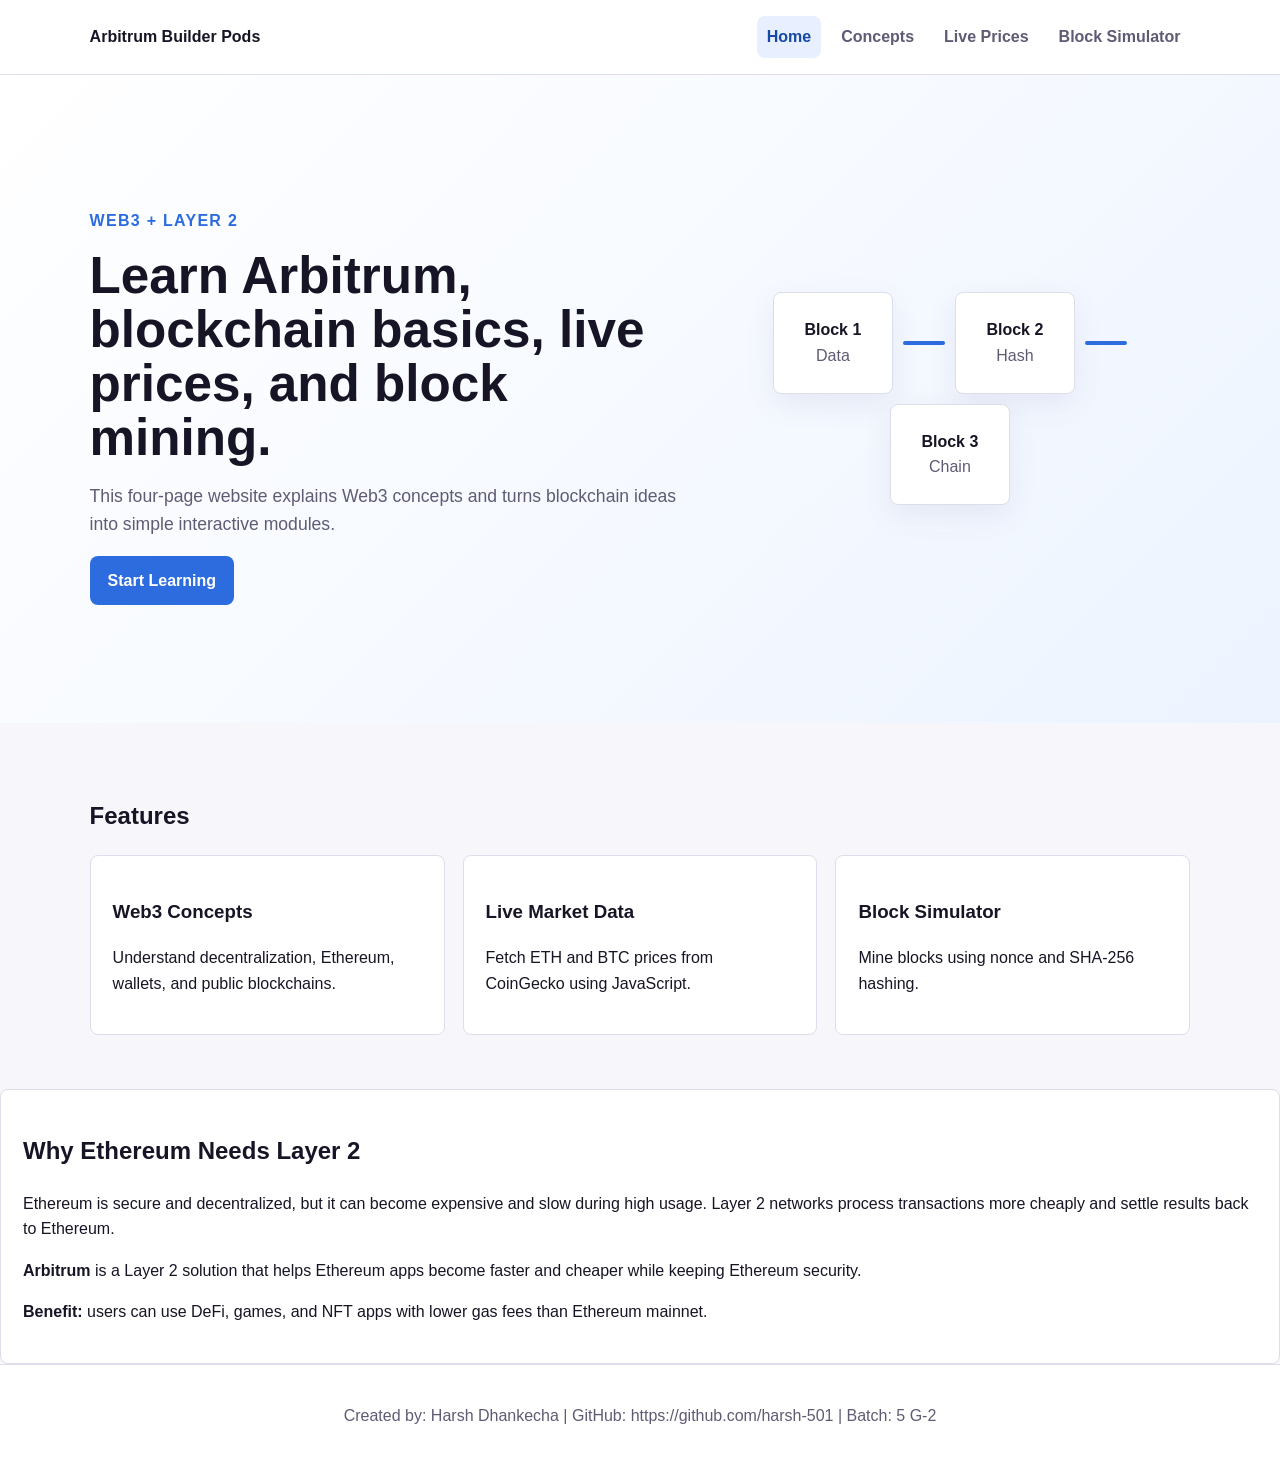
<file: index.html>
<!DOCTYPE html>
<html lang="en">
<head>
    <meta charset="UTF-8">
    <meta name="viewport" content="width=device-width, initial-scale=1.0">
    <title>Arbitrum Builder Pods</title>
    <link rel="stylesheet" href="style.css">
</head>
<body>
    <header class="site-header">
        <a class="logo" href="index.html">Arbitrum Builder Pods</a>

        <nav>
            <a class="active" href="index.html">Home</a>
            <a href="concepts.html">Concepts</a>
            <a href="prices.html">Live Prices</a>
            <a href="simulator.html">Block Simulator</a>
        </nav>
    </header>

    <main>
        <section class="hero">
            <div>
                <p class="eyebrow">Web3 + Layer 2</p>
                <h1>Learn Arbitrum, blockchain basics, live prices, and block mining.</h1>
                <p class="hero-text">
                    This four-page website explains Web3 concepts and turns blockchain ideas
                    into simple interactive modules.
                </p>
                <a class="button" href="concepts.html">Start Learning</a>
            </div>

            <div class="chain-visual">
                <div class="block-card">
                    Block 1<br>
                    <span>Data</span>
                </div>
                <div class="link-line"></div>
                <div class="block-card">
                    Block 2<br>
                    <span>Hash</span>
                </div>
                <div class="link-line"></div>
                <div class="block-card">
                    Block 3<br>
                    <span>Chain</span>
                </div>
            </div>
        </section>

        <section class="section">
            <h2>Features</h2>

            <div class="grid three">
                <article class="info-card">
                    <h3>Web3 Concepts</h3>
                    <p>Understand decentralization, Ethereum, wallets, and public blockchains.</p>
                </article>

                <article class="info-card">
                    <h3>Live Market Data</h3>
                    <p>Fetch ETH and BTC prices from CoinGecko using JavaScript.</p>
                </article>

                <article class="info-card">
                    <h3>Block Simulator</h3>
                    <p>Mine blocks using nonce and SHA-256 hashing.</p>
                </article>
            </div>
        </section>

        <section class="section highlight">
            <h2>Why Ethereum Needs Layer 2</h2>
            <p>
                Ethereum is secure and decentralized, but it can become expensive and slow
                during high usage. Layer 2 networks process transactions more cheaply and
                settle results back to Ethereum.
            </p>
            <p>
                <strong>Arbitrum</strong> is a Layer 2 solution that helps Ethereum apps
                become faster and cheaper while keeping Ethereum security.
            </p>
            <p>
                <strong>Benefit:</strong> users can use DeFi, games, and NFT apps with lower
                gas fees than Ethereum mainnet.
            </p>
        </section>
    </main>

    <footer>
        <p>Created by: Harsh Dhankecha | GitHub: https://github.com/harsh-501 | Batch: 5 G-2</p>
    </footer>
</body>
</html>
</file>
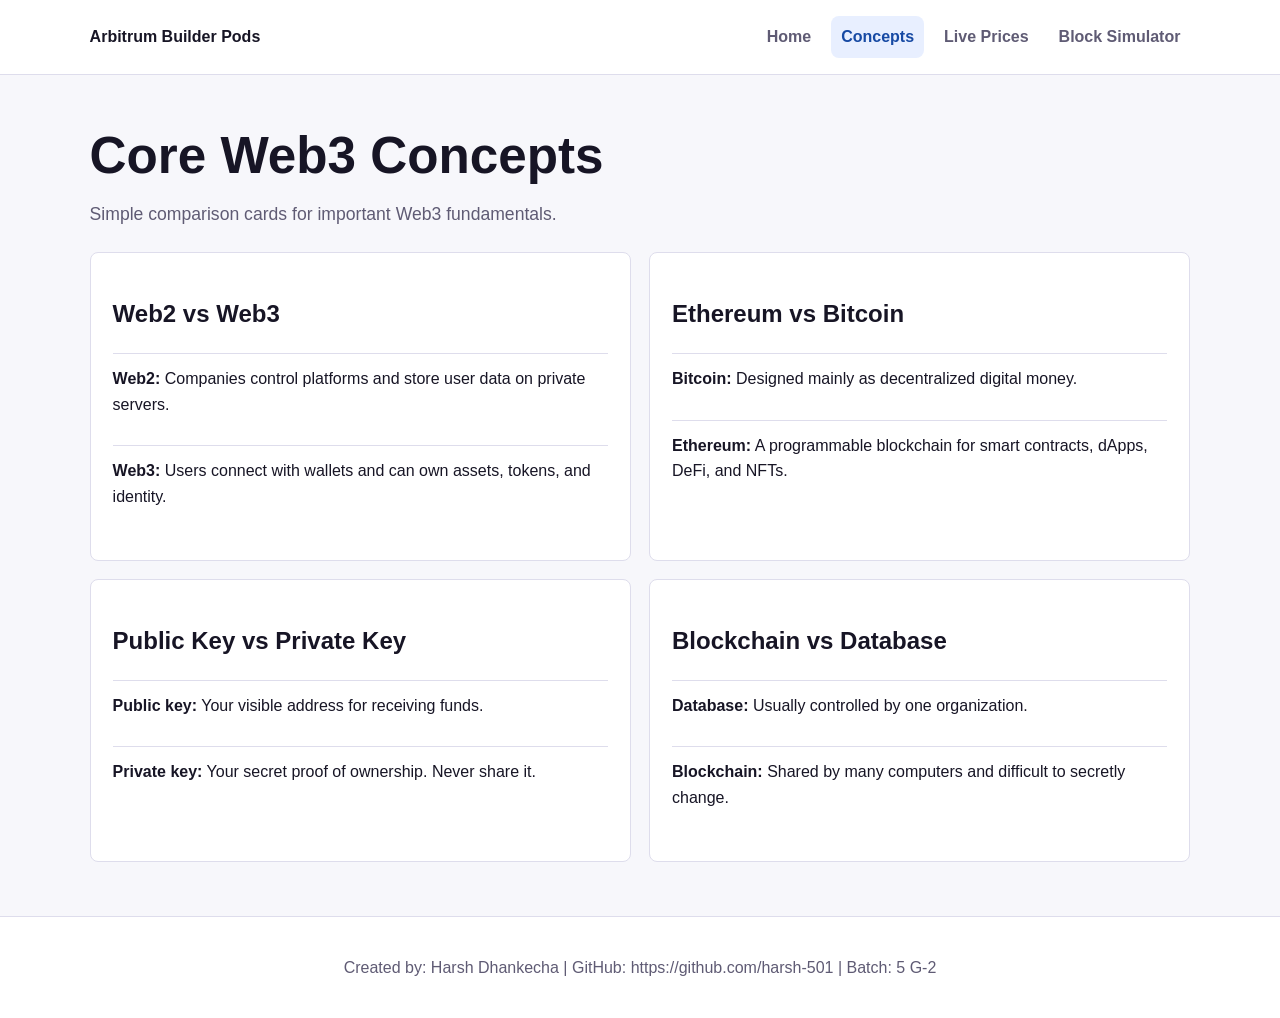
<file: concepts.html>
<!DOCTYPE html>
<html lang="en">
<head>
    <meta charset="UTF-8">
    <meta name="viewport" content="width=device-width, initial-scale=1.0">
    <title>Concepts</title>
    <link rel="stylesheet" href="style.css">
</head>
<body>
    <header class="site-header">
        <a class="logo" href="index.html">Arbitrum Builder Pods</a>

        <nav>
            <a href="index.html">Home</a>
            <a class="active" href="concepts.html">Concepts</a>
            <a href="prices.html">Live Prices</a>
            <a href="simulator.html">Block Simulator</a>
        </nav>
    </header>

    <main class="section">
        <h1>Core Web3 Concepts</h1>
        <p class="lead">Simple comparison cards for important Web3 fundamentals.</p>

        <div class="concept-grid">
            <article class="compare-card">
                <h2>Web2 vs Web3</h2>
                <p>
                    <strong>Web2:</strong> Companies control platforms and store user data
                    on private servers.
                </p>
                <p>
                    <strong>Web3:</strong> Users connect with wallets and can own assets,
                    tokens, and identity.
                </p>
            </article>

            <article class="compare-card">
                <h2>Ethereum vs Bitcoin</h2>
                <p>
                    <strong>Bitcoin:</strong> Designed mainly as decentralized digital money.
                </p>
                <p>
                    <strong>Ethereum:</strong> A programmable blockchain for smart contracts,
                    dApps, DeFi, and NFTs.
                </p>
            </article>

            <article class="compare-card">
                <h2>Public Key vs Private Key</h2>
                <p>
                    <strong>Public key:</strong> Your visible address for receiving funds.
                </p>
                <p>
                    <strong>Private key:</strong> Your secret proof of ownership. Never share it.
                </p>
            </article>

            <article class="compare-card">
                <h2>Blockchain vs Database</h2>
                <p>
                    <strong>Database:</strong> Usually controlled by one organization.
                </p>
                <p>
                    <strong>Blockchain:</strong> Shared by many computers and difficult to
                    secretly change.
                </p>
            </article>
        </div>
    </main>

    <footer>
        <p>Created by: Harsh Dhankecha | GitHub: https://github.com/harsh-501 | Batch: 5 G-2</p>
    </footer>
</body>
</html>
</file>
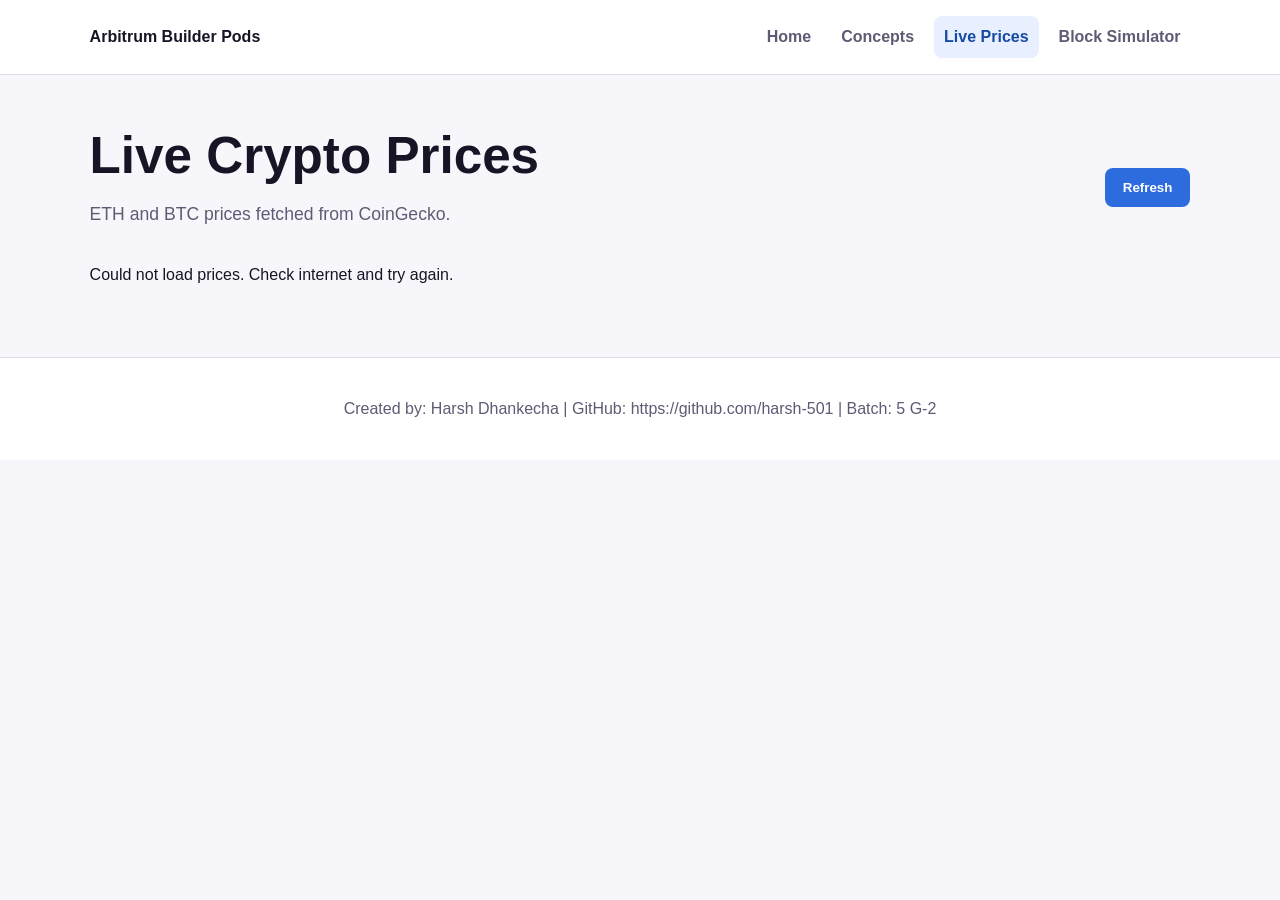
<file: prices.html>
<!DOCTYPE html>
<html lang="en">
<head>
    <meta charset="UTF-8">
    <meta name="viewport" content="width=device-width, initial-scale=1.0">
    <title>Live Prices</title>
    <link rel="stylesheet" href="style.css">
</head>
<body>
    <header class="site-header">
        <a class="logo" href="index.html">Arbitrum Builder Pods</a>

        <nav>
            <a href="index.html">Home</a>
            <a href="concepts.html">Concepts</a>
            <a class="active" href="prices.html">Live Prices</a>
            <a href="simulator.html">Block Simulator</a>
        </nav>
    </header>

    <main class="section">
        <div class="page-top">
            <div>
                <h1>Live Crypto Prices</h1>
                <p class="lead">ETH and BTC prices fetched from CoinGecko.</p>
            </div>
            <button class="button" id="refreshBtn">Refresh</button>
        </div>

        <p id="status">Loading prices...</p>
        <div id="priceGrid" class="grid two"></div>
    </main>

    <footer>
        <p>Created by: Harsh Dhankecha | GitHub: https://github.com/harsh-501 | Batch: 5 G-2</p>
    </footer>

    <script src="prices.js"></script>
</body>
</html>
</file>
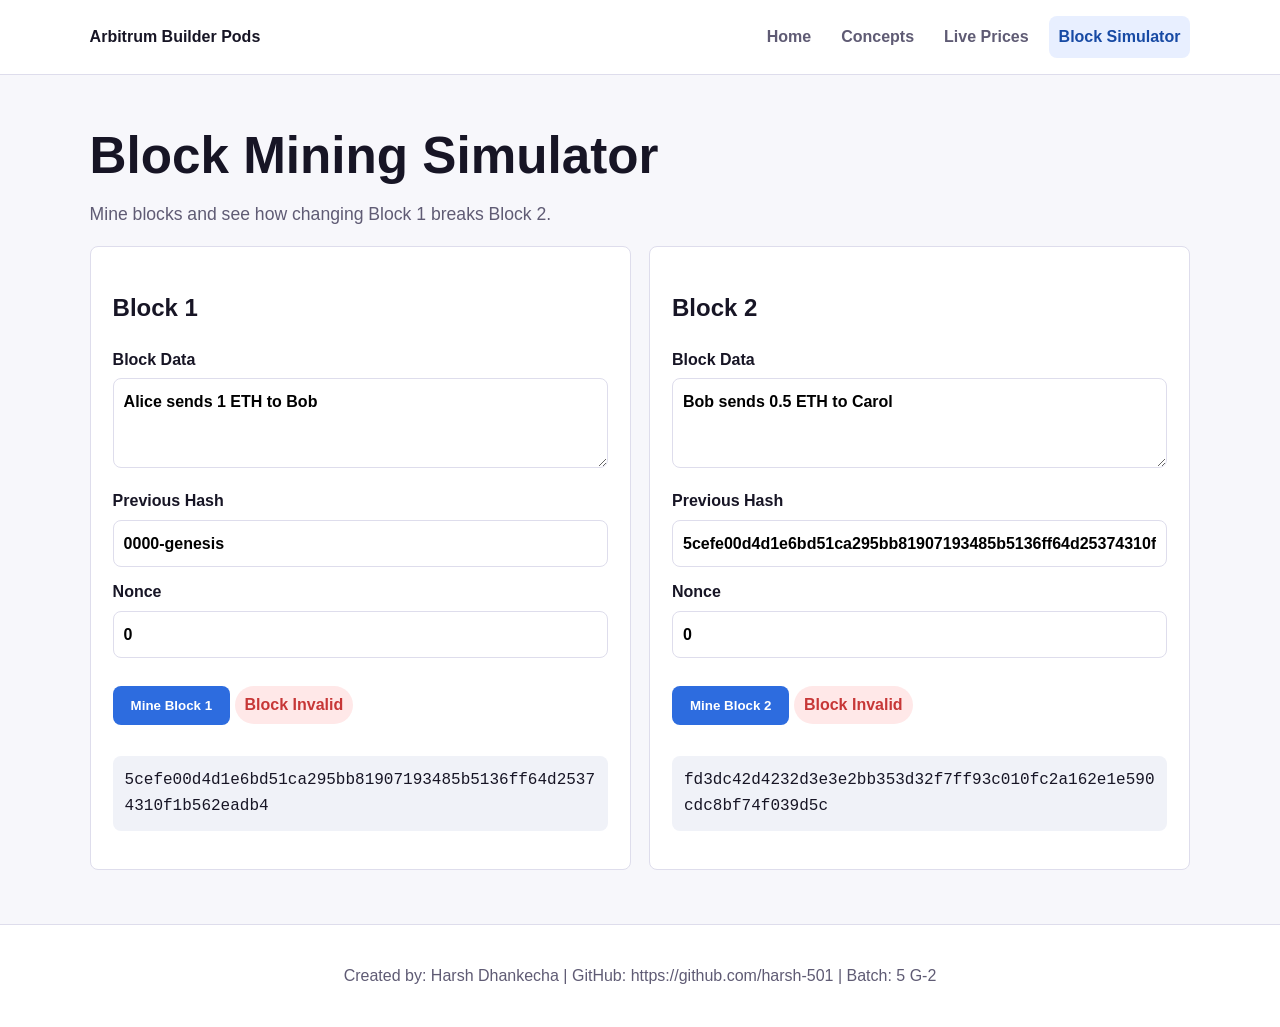
<file: simulator.html>
<!DOCTYPE html>
<html lang="en">
<head>
    <meta charset="UTF-8">
    <meta name="viewport" content="width=device-width, initial-scale=1.0">
    <title>Block Simulator</title>
    <link rel="stylesheet" href="style.css">
</head>
<body>
    <header class="site-header">
        <a class="logo" href="index.html">Arbitrum Builder Pods</a>

        <nav>
            <a href="index.html">Home</a>
            <a href="concepts.html">Concepts</a>
            <a href="prices.html">Live Prices</a>
            <a class="active" href="simulator.html">Block Simulator</a>
        </nav>
    </header>

    <main class="section">
        <h1>Block Mining Simulator</h1>
        <p class="lead">
            Mine blocks and see how changing Block 1 breaks Block 2.
        </p>

        <div class="grid two">
            <section class="miner-card">
                <h2>Block 1</h2>

                <label>
                    Block Data
                    <textarea id="data1">Alice sends 1 ETH to Bob</textarea>
                </label>

                <label>
                    Previous Hash
                    <input id="prev1" value="0000-genesis">
                </label>

                <label>
                    Nonce
                    <input id="nonce1" type="number" value="0">
                </label>

                <button class="button" id="mine1">Mine Block 1</button>
                <p id="valid1" class="status-badge invalid">Block Invalid</p>
                <p class="hash" id="hash1"></p>
            </section>

            <section class="miner-card">
                <h2>Block 2</h2>

                <label>
                    Block Data
                    <textarea id="data2">Bob sends 0.5 ETH to Carol</textarea>
                </label>

                <label>
                    Previous Hash
                    <input id="prev2" readonly>
                </label>

                <label>
                    Nonce
                    <input id="nonce2" type="number" value="0">
                </label>

                <button class="button" id="mine2">Mine Block 2</button>
                <p id="valid2" class="status-badge invalid">Block Invalid</p>
                <p class="hash" id="hash2"></p>
            </section>
        </div>
    </main>

    <footer>
        <p>Created by: Harsh Dhankecha | GitHub: https://github.com/harsh-501 | Batch: 5 G-2</p>
    </footer>

    <script src="simulator.js"></script>
</body>
</html>
</file>
<file: style.css>
:root {
    --bg: #f7f7fb;
    --text: #171525;
    --muted: #5f5b74;
    --primary: #2d6cdf;
    --primary-dark: #174aa4;
    --card: #ffffff;
    --border: #deddec;
    --good: #12805c;
    --bad: #c73737;
}

* {
    box-sizing: border-box;
}

body {
    margin: 0;
    font-family: Arial, sans-serif;
    background: var(--bg);
    color: var(--text);
    line-height: 1.6;
}

.site-header {
    position: sticky;
    top: 0;
    z-index: 10;
    display: flex;
    justify-content: space-between;
    align-items: center;
    gap: 20px;
    padding: 16px 7%;
    background: rgba(255, 255, 255, 0.95);
    border-bottom: 1px solid var(--border);
}

.logo {
    font-weight: 800;
    color: var(--text);
    text-decoration: none;
}

nav {
    display: flex;
    gap: 10px;
    flex-wrap: wrap;
}

nav a {
    color: var(--muted);
    text-decoration: none;
    padding: 8px 10px;
    border-radius: 8px;
    font-weight: 700;
}

nav a.active,
nav a:hover {
    background: #e8efff;
    color: var(--primary-dark);
}

.hero {
    min-height: 72vh;
    display: grid;
    grid-template-columns: 1.1fr 0.9fr;
    gap: 32px;
    align-items: center;
    padding: 64px 7%;
    background: linear-gradient(135deg, #ffffff, #edf4ff);
}

h1 {
    font-size: clamp(2rem, 4vw, 4rem);
    line-height: 1.05;
    margin: 0 0 16px;
}

.eyebrow {
    color: var(--primary);
    font-weight: 800;
    text-transform: uppercase;
    letter-spacing: 0.08em;
}

.hero-text,
.lead {
    color: var(--muted);
    font-size: 1.1rem;
    max-width: 760px;
}

.button {
    display: inline-block;
    border: 0;
    border-radius: 8px;
    padding: 12px 18px;
    background: var(--primary);
    color: #ffffff;
    text-decoration: none;
    font-weight: 800;
    cursor: pointer;
}

.chain-visual {
    display: flex;
    align-items: center;
    justify-content: center;
    flex-wrap: wrap;
    gap: 10px;
}

.block-card {
    min-width: 120px;
    padding: 24px;
    text-align: center;
    background: var(--card);
    border: 1px solid var(--border);
    border-radius: 8px;
    box-shadow: 0 10px 30px rgba(36, 43, 96, 0.08);
    font-weight: 800;
}

.block-card span {
    color: var(--muted);
    font-weight: 400;
}

.link-line {
    width: 42px;
    height: 4px;
    background: var(--primary);
    border-radius: 999px;
}

.section {
    padding: 54px 7%;
}

.grid {
    display: grid;
    gap: 18px;
}

.two {
    grid-template-columns: repeat(2, minmax(0, 1fr));
}

.three {
    grid-template-columns: repeat(3, minmax(0, 1fr));
}

.info-card,
.compare-card,
.price-card,
.miner-card,
.highlight {
    background: var(--card);
    border: 1px solid var(--border);
    border-radius: 8px;
    padding: 22px;
}

.concept-grid {
    display: grid;
    grid-template-columns: repeat(2, minmax(0, 1fr));
    gap: 18px;
    margin-top: 24px;
}

.compare-card p {
    padding: 12px 0;
    border-top: 1px solid var(--border);
}

.page-top {
    display: flex;
    justify-content: space-between;
    align-items: center;
    gap: 18px;
}

.price {
    font-size: 2rem;
    font-weight: 900;
    margin: 8px 0;
}

.up {
    color: var(--good);
    font-weight: 800;
}

.down {
    color: var(--bad);
    font-weight: 800;
}

label {
    display: block;
    margin: 12px 0;
    font-weight: 800;
}

input,
textarea {
    width: 100%;
    margin-top: 6px;
    padding: 10px;
    border: 1px solid var(--border);
    border-radius: 8px;
    font: inherit;
}

textarea {
    min-height: 90px;
    resize: vertical;
}

.hash {
    overflow-wrap: anywhere;
    padding: 12px;
    background: #f0f2f8;
    border-radius: 8px;
    font-family: Consolas, monospace;
}

.status-badge {
    display: inline-block;
    padding: 6px 10px;
    border-radius: 999px;
    font-weight: 900;
}

.valid {
    background: #dcf8ec;
    color: var(--good);
}

.invalid {
    background: #ffe8e8;
    color: var(--bad);
}

footer {
    padding: 22px 7%;
    text-align: center;
    color: var(--muted);
    border-top: 1px solid var(--border);
    background: #ffffff;
}

@media (max-width: 800px) {
    .site-header,
    .page-top {
        align-items: flex-start;
        flex-direction: column;
    }

    .hero,
    .two,
    .three,
    .concept-grid {
        grid-template-columns: 1fr;
    }

    .hero {
        padding-top: 38px;
    }
}
</file>
